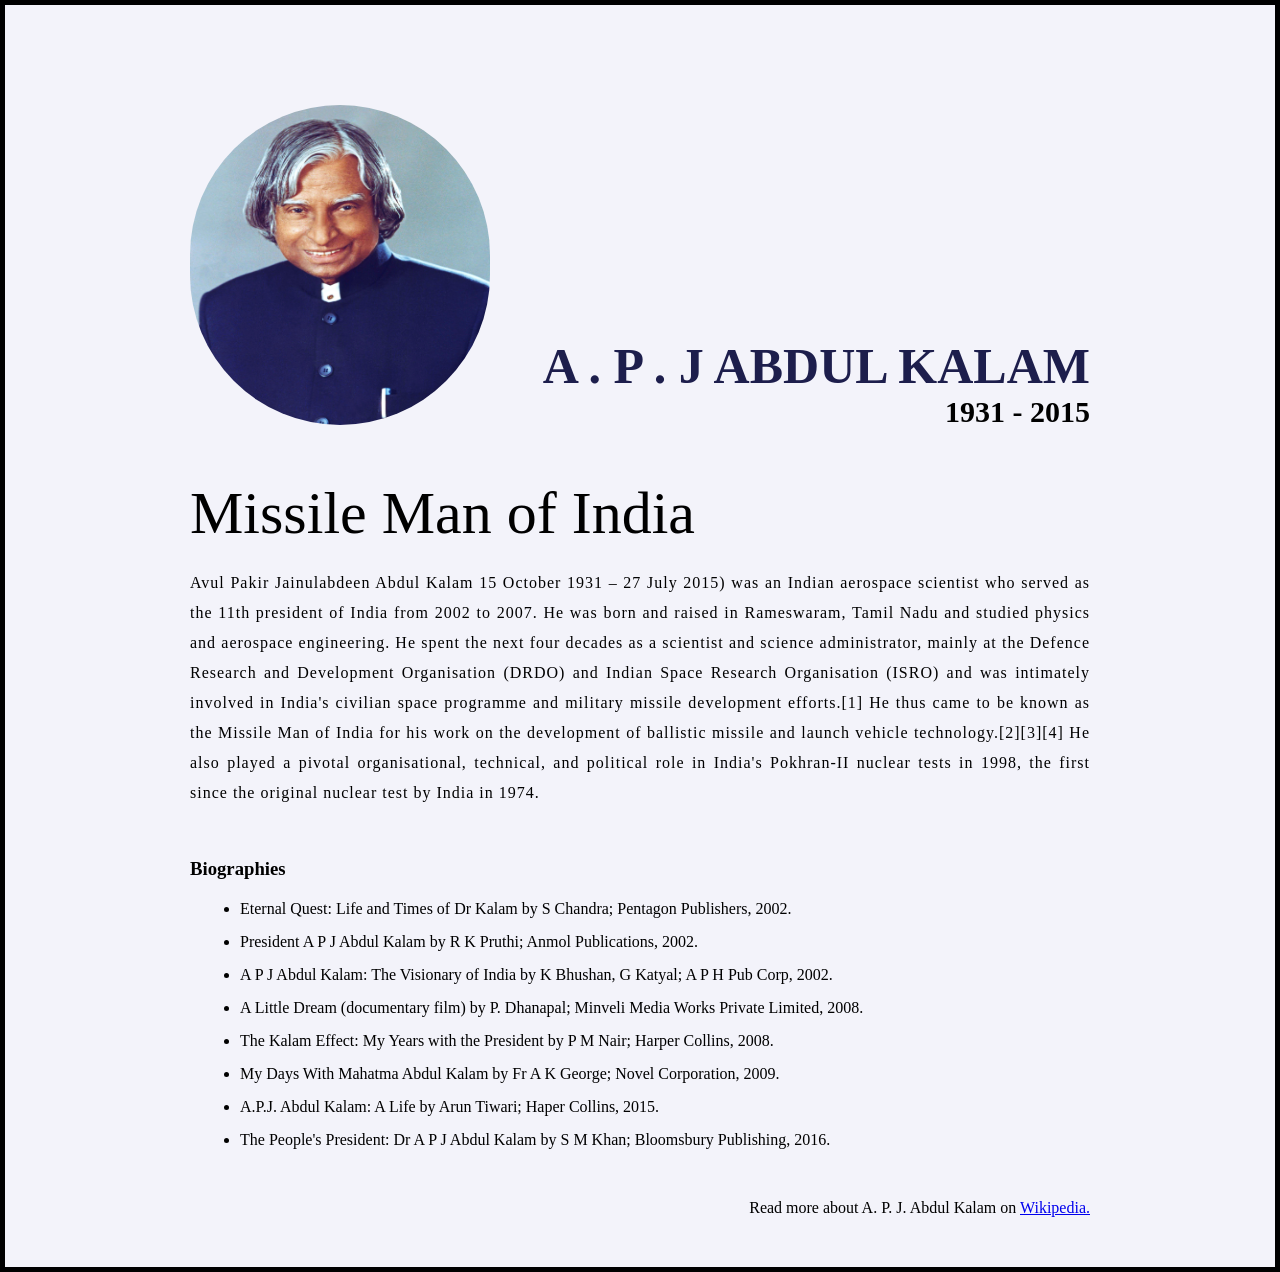
<file: APJ Abdul Kalam/index.html>
<!DOCTYPE html>
<html lang="en">
<head>
    <meta charset="UTF-8">
    <meta name="viewport" content="width=device-width, initial-scale=1.0">
    <title>APJ Abdul Kalam</title>
    <style>
        *{
            margin: 0;
            padding: 0;
            box-sizing: border-box;
        }
        .container{
            background-color: #f3f3fa;
            max-height: 100%;
            border: 5px solid black;
        }

        .content{
            max-width: 900px;
            margin:0 auto;
        }

        .section1{
            margin-top: 100px;
            display: flex;
            justify-content: space-between;
            align-items: flex-end;

        }

        .section1 h1{
            font-size: 50px;
            font-weight: bold;
            color: #1d1e4c;
            text-transform: uppercase;
            
        }

        .section1 h4{
            font-size: 30px;
            text-align: end;

        }

         img{
            border-radius: 200px;
            width: 300px;
            height: 320px;
        }

        .section2{
            margin-top: 50px;
        }

        .section2 h1{
            font-size: 60px;
            font-weight: 100;
            margin-bottom: 20px;
        }

        .section2 p{
            text-align: justify;
            line-height: 30px;
            letter-spacing: 1px;
        }

        .section3{
            margin: 50px 0;
        }

        .section3 h3{
            margin: 20px 0;

        }

        .section3 ul{
            margin-left: 50px;
        }

        .section3 ul li{
            margin-bottom: 15px;
        }

        footer{
            margin: 50px 0;
            text-align: end;
        }

    </style>
</head>
<body>
    <div class="container">

        <div class="content">

            <section class="section1">
                <div class="image-container">
                    <img src="images/Abdul-Kalam.jpg" alt="APJ">
                </div>
    
                <div>
                    <h1>A . P . J Abdul Kalam</h1>
                    <h4>1931 - 2015</h4>
                </div>
            </section>
    
    
            <section class="section2">
                    <h1>Missile Man of India</h1>
                    <p>Avul Pakir Jainulabdeen Abdul Kalam 15 October 1931 – 27 July 2015) was an Indian
                       aerospace scientist who served as the 11th president of India from 2002 to 2007. 
                       He was born and raised in Rameswaram, Tamil Nadu and studied physics and aerospace 
                       engineering. He spent the next four decades as a scientist and science administrator, 
                       mainly at the Defence Research and Development Organisation (DRDO) and Indian Space 
                       Research Organisation (ISRO) and was intimately involved in India's civilian space 
                       programme and military missile development efforts.[1] He thus came to be known as 
                       the Missile Man of India for his work on the development of ballistic missile and 
                       launch vehicle technology.[2][3][4] He also played a pivotal organisational, technical, 
                       and political role in India's Pokhran-II nuclear tests in 1998, the first since the 
                       original nuclear test by India in 1974.</p>         
            </section>
    
    
            <section class="section3">
                <h3>Biographies</h3>
                <ul>
                    <li>Eternal Quest: Life and Times of Dr Kalam by S Chandra; Pentagon Publishers, 2002.</li>
                    <li>President A P J Abdul Kalam by R K Pruthi; Anmol Publications, 2002.</li>
                    <li>A P J Abdul Kalam: The Visionary of India by K Bhushan, G Katyal; A P H Pub Corp, 2002.</li>
                    <li>A Little Dream (documentary film) by P. Dhanapal; Minveli Media Works Private Limited, 2008.</li>
                    <li>The Kalam Effect: My Years with the President by P M Nair; Harper Collins, 2008.</li>
                    <li>My Days With Mahatma Abdul Kalam by Fr A K George; Novel Corporation, 2009.</li>
                    <li>A.P.J. Abdul Kalam: A Life by Arun Tiwari; Haper Collins, 2015.</li>
                    <li>The People's President: Dr A P J Abdul Kalam by S M Khan; Bloomsbury Publishing, 2016.</li>
                </ul>
            </section>
    
    
            <footer>
                <p>Read more about A. P. J. Abdul Kalam on
                    <a href="https://en.wikipedia.org/wiki/A._P._J._Abdul_Kalam">Wikipedia.</a>
                </p>                
            </footer>
        </div>  
    </div>    
</body>
</html>
</file>
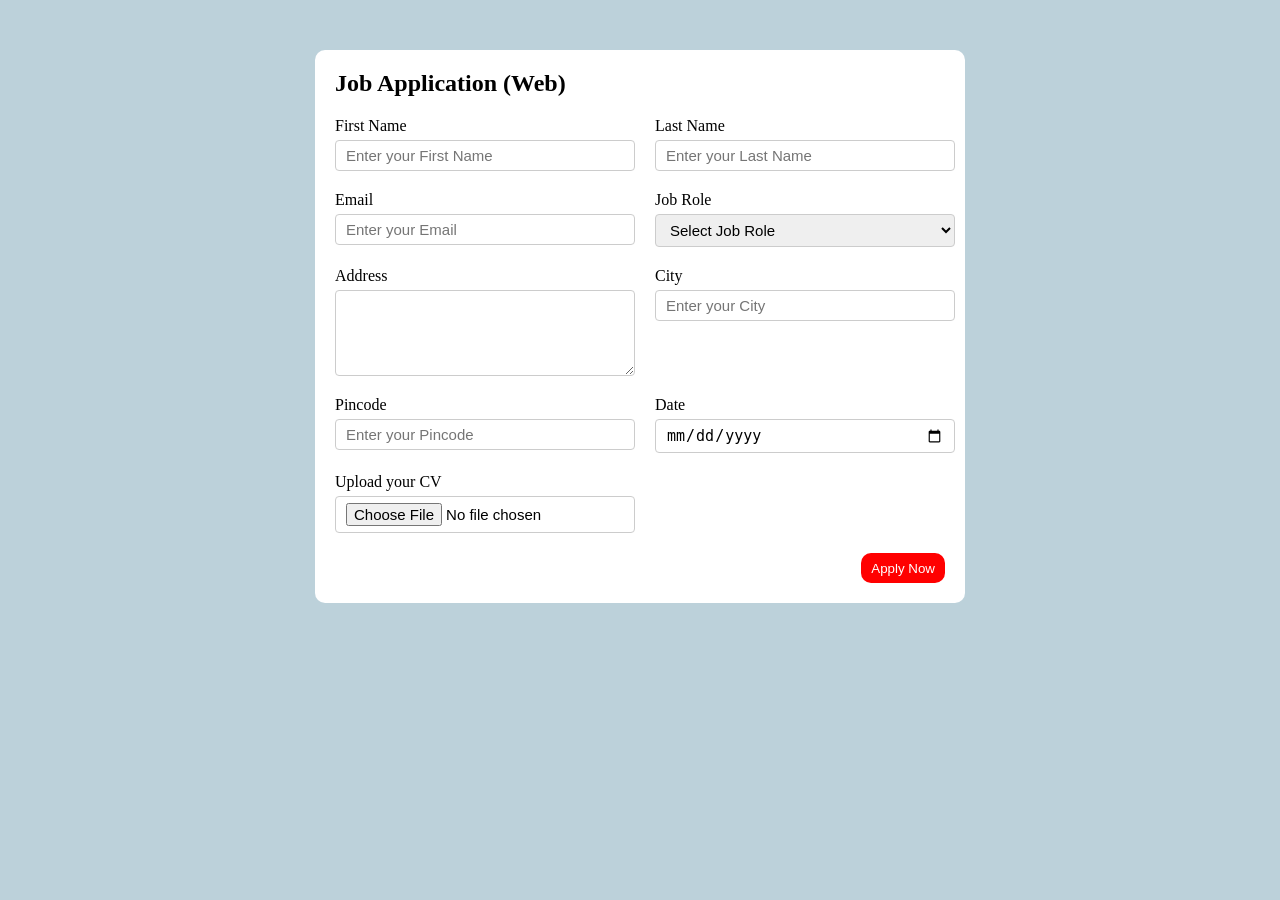
<file: Application Form/index.html>
<!DOCTYPE html>
<html lang="en">
<head>
    <meta charset="UTF-8">
    <meta name="viewport" content="width=device-width, initial-scale=1.0">
    <title>Form</title>
    <style>
        *{
            margin: 0;
            padding: 0;
            box-sizing: border-box;
        }

        body{
            background-color: rgba(177, 202, 212, 0.86);
        }

        .container{
            max-width: 900px;
            margin: 0 auto;        
        }

        .apply-box{
            max-width: 650px;
            margin: 0 auto;
            background-color: white;
            margin-top: 50px;
            margin-bottom: 50px;
            padding: 20px;
            border-radius: 10px;            
        }

        .form-container{
            margin-top: 20px;
            display: grid;
            grid-template-columns: 300px 300px;
            gap: 20px;

        }

        .form-control{
            display: flex;
            flex-direction: column;
        }

        label{
            margin-bottom: 5px;
        }

        input,select,textarea{
            padding: 6px 10px;
            border: 1px solid #ccc;
            border-radius: 4px;
            font-size: 15px;      
        }

        input:focus{
            outline: red;
        }

        .button-container{
            display: flex;
            justify-content: flex-end;
            margin-top: 20px;

        }

        button{
            color: white;
            background-color: red;
            padding: 5px 10px;
            border: transparent;
            border-radius: 10px;
            cursor: pointer;
            height: 30px;

        }

        button:hover{
            background-color: #ccc;
            border: 2px solid red;
            color:black;
            transition: 0.3s ease-out;
            cursor: pointer;     
        }

    </style>
</head>
<body>
    <div class="container">        
        <div class="apply-box">
            <h2>Job Application <span>(Web)</span></h2>

            <form action="">
                <div class="form-container">

                    <div class="form-control">
                        <label for="fname">First Name</label>
                        <input type="text" 
                               name="fname" 
                               id="fname"
                               placeholder="Enter your First Name">
                    </div>
    
                    <div class="form-control">
                        <label for="lname">Last Name</label>
                        <input type="text"  
                               name="lname" 
                               id="lname" 
                               placeholder="Enter your Last Name">
                    </div>
    
                    <div class="form-control">
                        <label for="email">Email</label>
                        <input type="text"  
                               name="email" 
                               id="email" 
                               placeholder="Enter your Email">
                    </div>
    
                    <div class="form-control">
                        <label for="job-role">Job Role</label>
                        <select name="job-role" id="job-role">
                            <option value="">Select Job Role</option>
                            <option value="frontend">Frontend Developer</option>
                            <option value="backend">Backend Developer</option>
                            <option value="full_stack">Full Stack Developer</option>
                            <option value="ui_ux">UI UX Designer</option>
                        </select>
                    </div>
    
                    <div class="form-control">
                        <label for="address"> Address </label>
                        <textarea name="address" id="address" cols="50" rows="4"></textarea>
                    </div>
    
                    <div class="form-control">
                        <label for="city">City</label>
                        <input type="text"  
                               name="city" 
                               id="city" 
                               placeholder="Enter your City">
                    </div>
    
                    <div class="form-control">
                        <label for="pincode">Pincode</label>
                        <input type="text"  
                               name="pincode" 
                               id="pincode" 
                               placeholder="Enter your Pincode">
                    </div>

    
                    <div class="form-control">
                        <label for="date">Date</label>
                        <input type="date"  
                               name="date" 
                               id="date">
                    </div>

                    <div class="form-control">
                        <label for="upload">Upload your CV</label>
                        <input type="file" id="upload" name="upload">
                    </div>
                </div>

                    <div class="button-container">
                        <button>Apply Now</button>
                    </div>

                             
            </form>
        </div>
    </div>
    
</body>
</html>
</file>
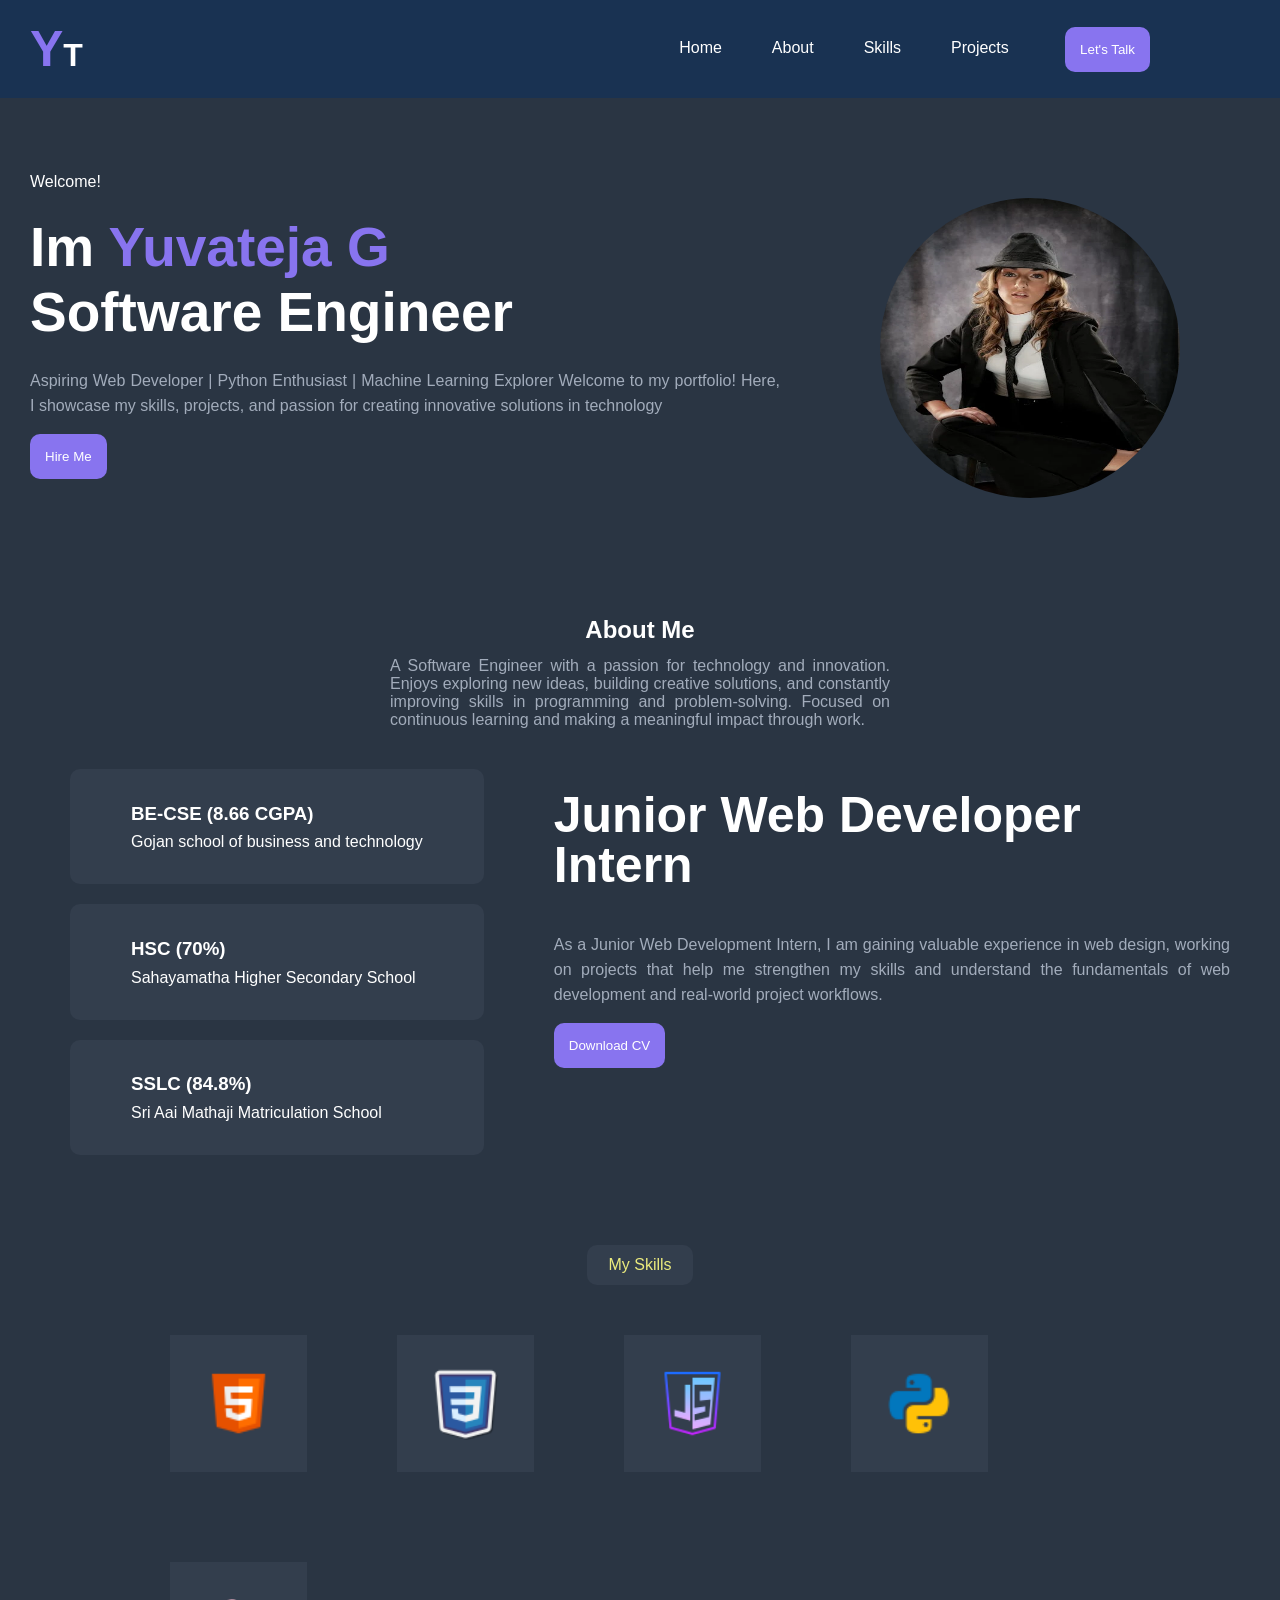
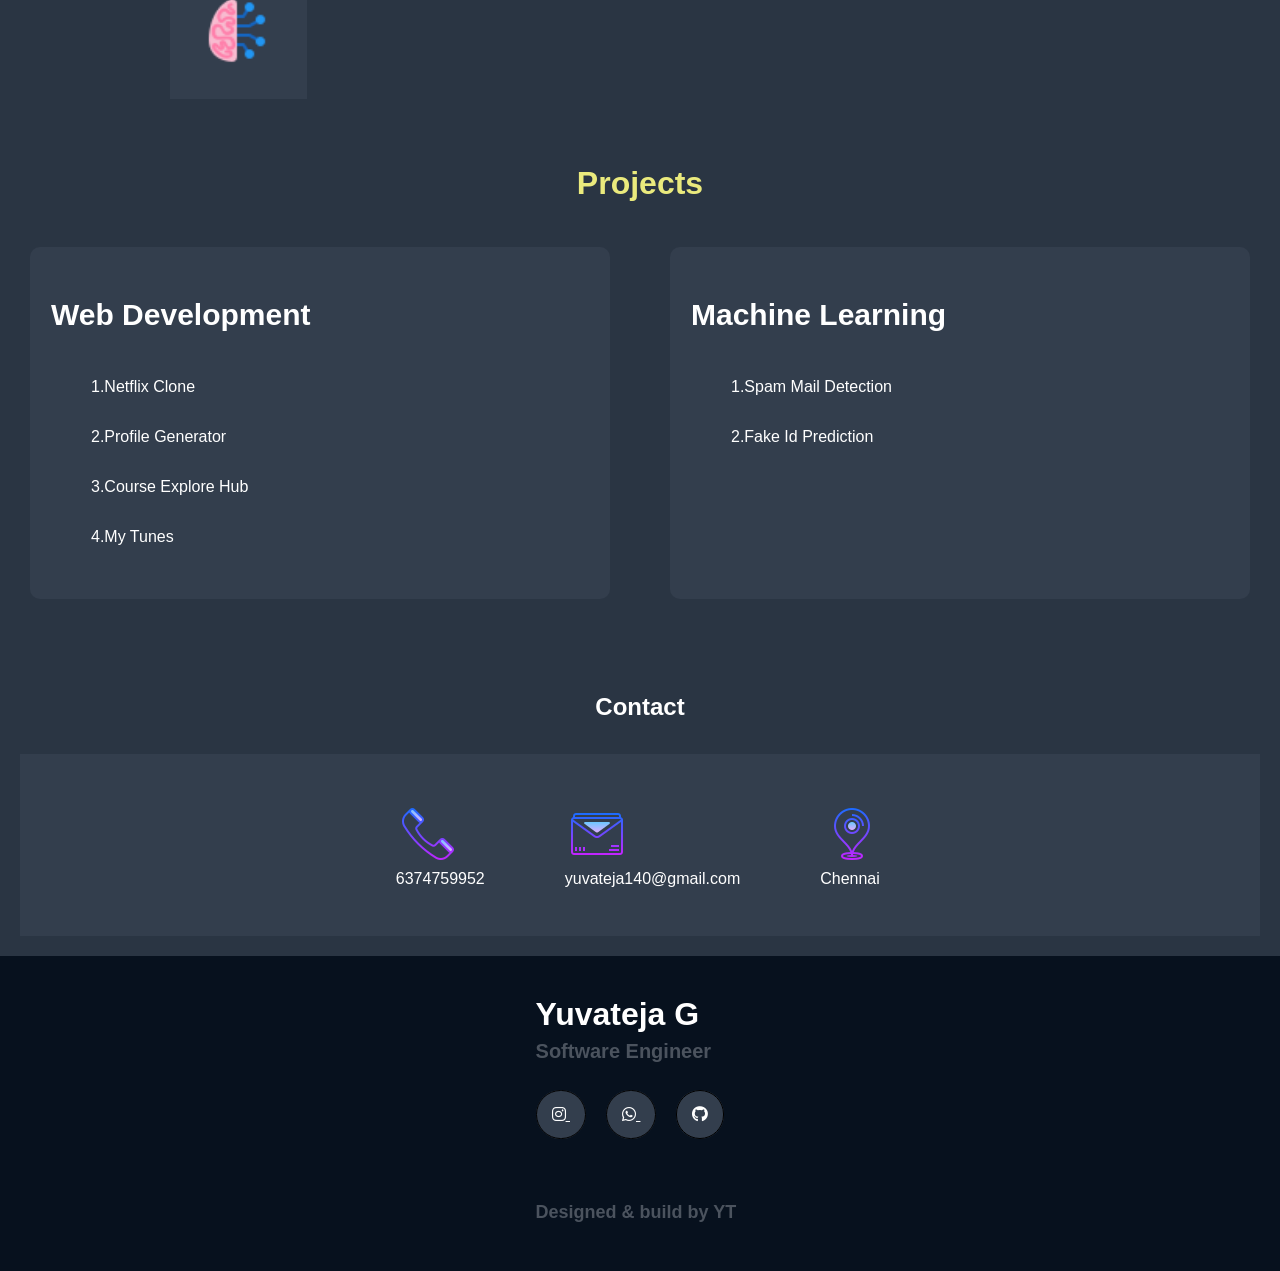
<file: Responsive PortfolioWebsite/index.html>
<!DOCTYPE html>
<html lang="en">
<head>
  <meta charset="UTF-8">
  <meta name="viewport" content="width=device-width, initial-scale=1.0">
    <link rel="stylesheet" href="https://cdnjs.cloudflare.com/ajax/libs/font-awesome/6.0.0-beta3/css/all.min.css">
    <link rel="stylesheet" href="assets/Css/style.css">    
    <title>Portfolio</title>
</head>
<body>
  <header>
    <nav>
      <div class="logo">YT</div>

      <ul>
        <a href="#home"><li>Home</li></a>
        <a href="#about"><li>About</li></a>
        <a href="#skills"><li>Skills</li></a>
        <a href="#projects"><li>Projects</li></a>
      </ul>

      <button><a href="#contact">Let's Talk</a></button>
    </nav>
  </header>

  <main>
    <section id="home">
      <div class="text">
        <span class="small-text">Welcome!</span>
        <h1>Im <span style="color: #8874ef;">Yuvateja G</span></h1>
        <h1>Software Engineer</h1>
        <p>Aspiring Web Developer | Python Enthusiast | Machine Learning Explorer
           Welcome to my portfolio! Here, I showcase my skills, projects, and passion 
           for creating innovative solutions in technology</p>
        <button>Hire Me</button>
      </div>

      <div class="img">
        <img src="assets/Images/profile_picture.png" alt="profile-picture" width="300px" height="300px">
      </div>
    </section>

    <section id="about">
      <div class="about-me1">
         <h2>About Me</h2>
         <p>A Software Engineer with a passion for technology and innovation. Enjoys exploring new ideas, building creative solutions, and constantly improving skills in programming and problem-solving. Focused on continuous learning and making a meaningful impact through work.</p>
      </div>

      <div class="about-me2">
        <div class="education">

          <div>
            <h3>BE-CSE (8.66 CGPA) </h3>
            <p>Gojan school of business and technology</p>
          </div>

          <div>
            <h3>HSC (70%)</h3>
            <p>Sahayamatha Higher Secondary School</p>
          </div>

          <div>
            <h3>SSLC (84.8%)</h3>
            <p>Sri Aai Mathaji Matriculation School</p>
          </div>
        </div>

        <div class="intern">
          <h1>Junior Web Developer Intern</h1>
          <p>As a Junior Web Development Intern, I am gaining valuable experience in web design, working on projects that help me strengthen my skills and understand the fundamentals of web development and real-world project workflows.</p>
          <button><a href="assets/Files/Yuvateja G(BE-CSE).pdf" target="_blank">Download CV</a></button>
        </div>
      </div>
    </section>

    <section id="skills">
      <div class="heading">
        <span> My Skills</span>
      </div>

      <div class="icons">
        <img src="assets/Images/html_logo.png" alt="html-logo" height="75px" width="75px">
        <img src="assets/Images/css_logo.png" alt="css-logo" height="75px" width="75px">
        <img src="assets/Images/js_logo.png" alt="js-logo" height="75px" width="75px">
        <img src="assets/Images/python_logo.png" alt="python_logo" height="75px" width="75px">
        <img src="assets/Images/machine_learning_logo.png" alt="machine_learning_logo" height="75px" width="75px">
      </div>
    </section>

    <section id="projects">

      <div class="topic">
        <h2>Projects</h2>
      </div>

      <div class="container">
        <div class="web">
          <h3>Web Development</h3>
          <ul>
            <li>1.Netflix Clone</li>
            <li>2.Profile Generator</li>
            <li>3.Course Explore Hub</li>
            <li>4.My Tunes</li>
          </ul>
  
        </div>
        <div class="ml">
          <h3>Machine Learning</h3>
          <ul>
            <li>1.Spam Mail Detection</li>
            <li>2.Fake Id Prediction</li>
          </ul>
        </div>
      </div>     
    </section>

    <section id="contact">
      <div class="head">
        <h2>Contact</h2>
      </div>

      <div class="details">
        <div>
          <figure class="phone">
            <img src="assets/Images/phone_symbol.png" alt="phone_symbol">
            <figcaption>6374759952</figcaption>
          </figure>
        </div>

        <div>
          <figure class="email">
            <img src="assets/Images/email_logo.png" alt="email_logo">
            <figcaption>yuvateja140@gmail.com</figcaption>
          </figure>
        </div>

        <div>
          <figure class="location">
            <img src="assets/Images/location_symbol.png" alt="location_symbol">
            <figcaption> Chennai</figcaption>
          </figure>
        </div>       
      </div>
    </section>
  </main>

  <footer>
    
    <div>
      <h1>Yuvateja G</h1>
      <h2>Software Engineer</h2>
    </div>

    <div class="links">
      <a href="https://www.instagram.com/reality.talks.99/profilecard/?igsh=MWZ4ZWk3bW14N3o4Yw==" target="_blank">
        <i class="fab fa-instagram"></i>
      </a>
      <a href="https://wa.me/6374759952" target="_blank">
        <i class="fab fa-whatsapp"></i>
      </a>
      <a href="https://github.com/Yuvateja5" target="_blank">
        <i class="fab fa-github"></i>
      </a>
    </div>  
    <p>Designed & build by YT</p>
  </footer>

</body>
</html>
</file>
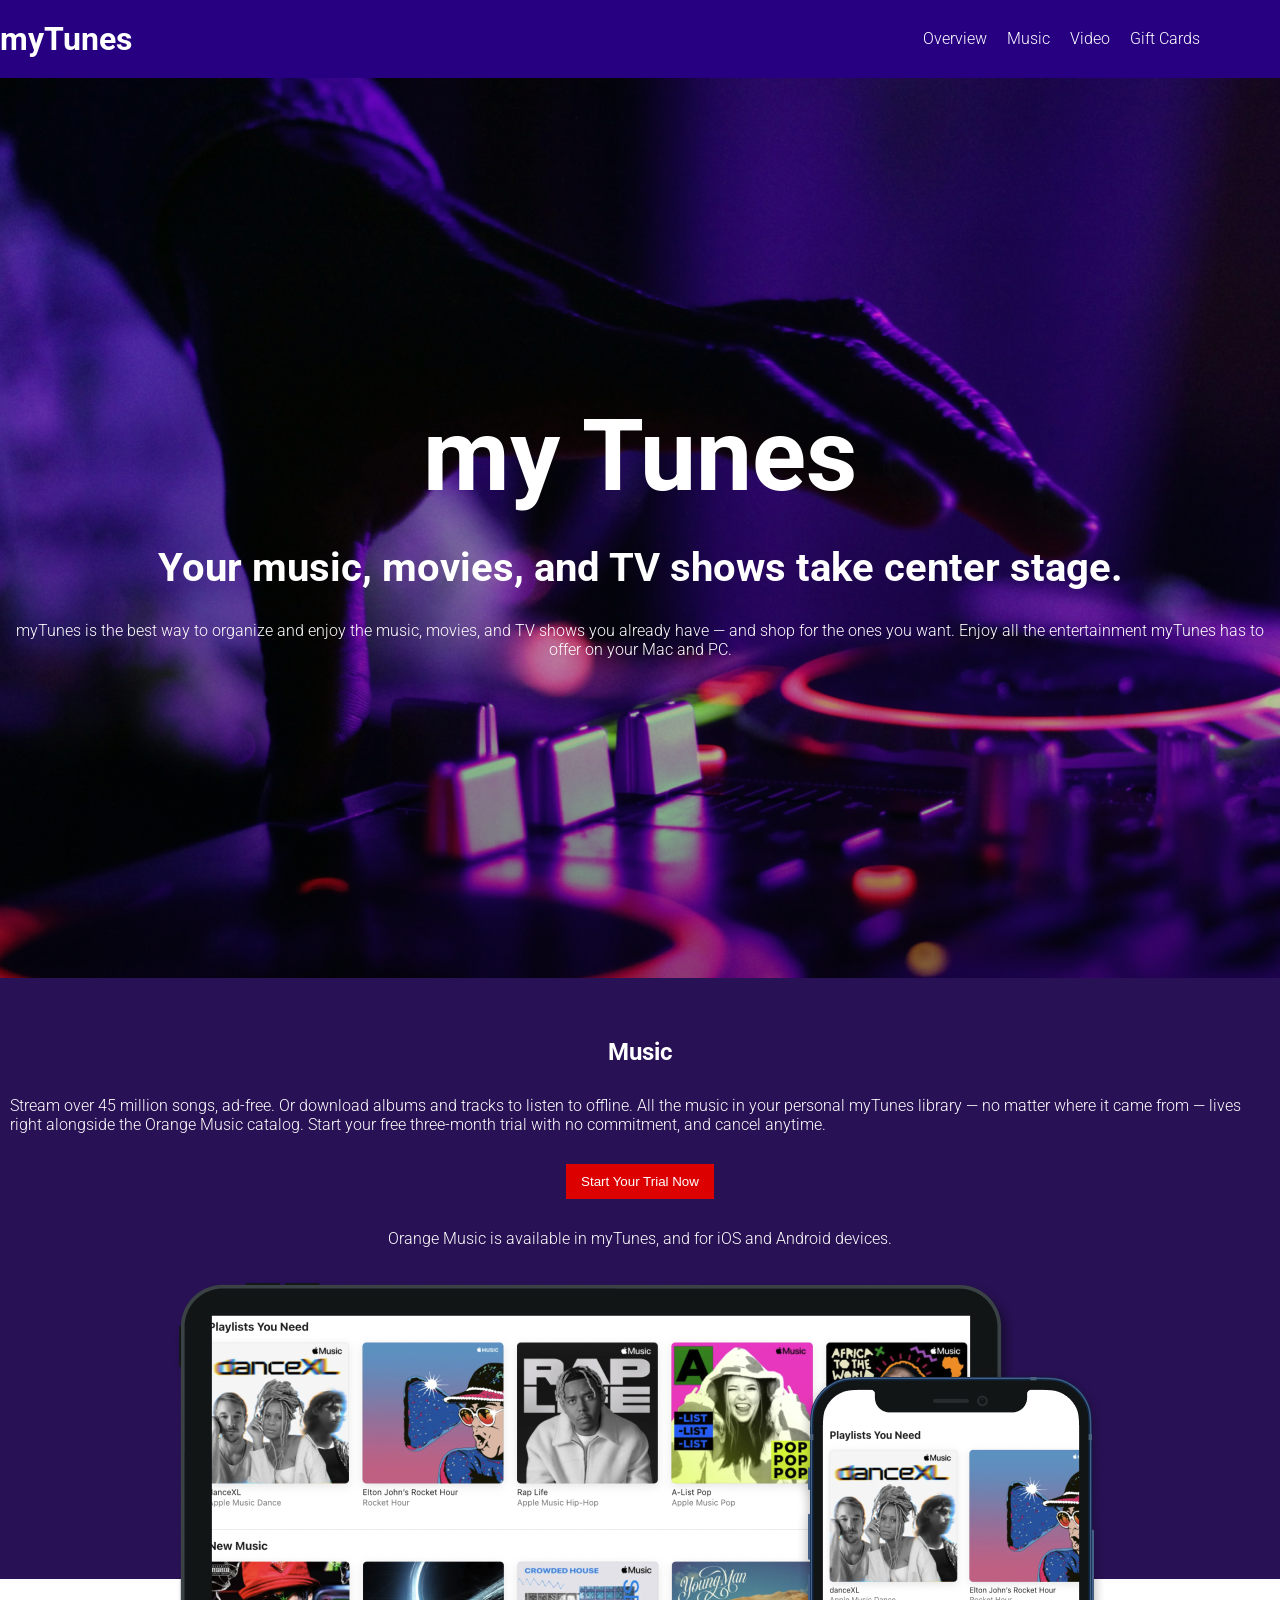
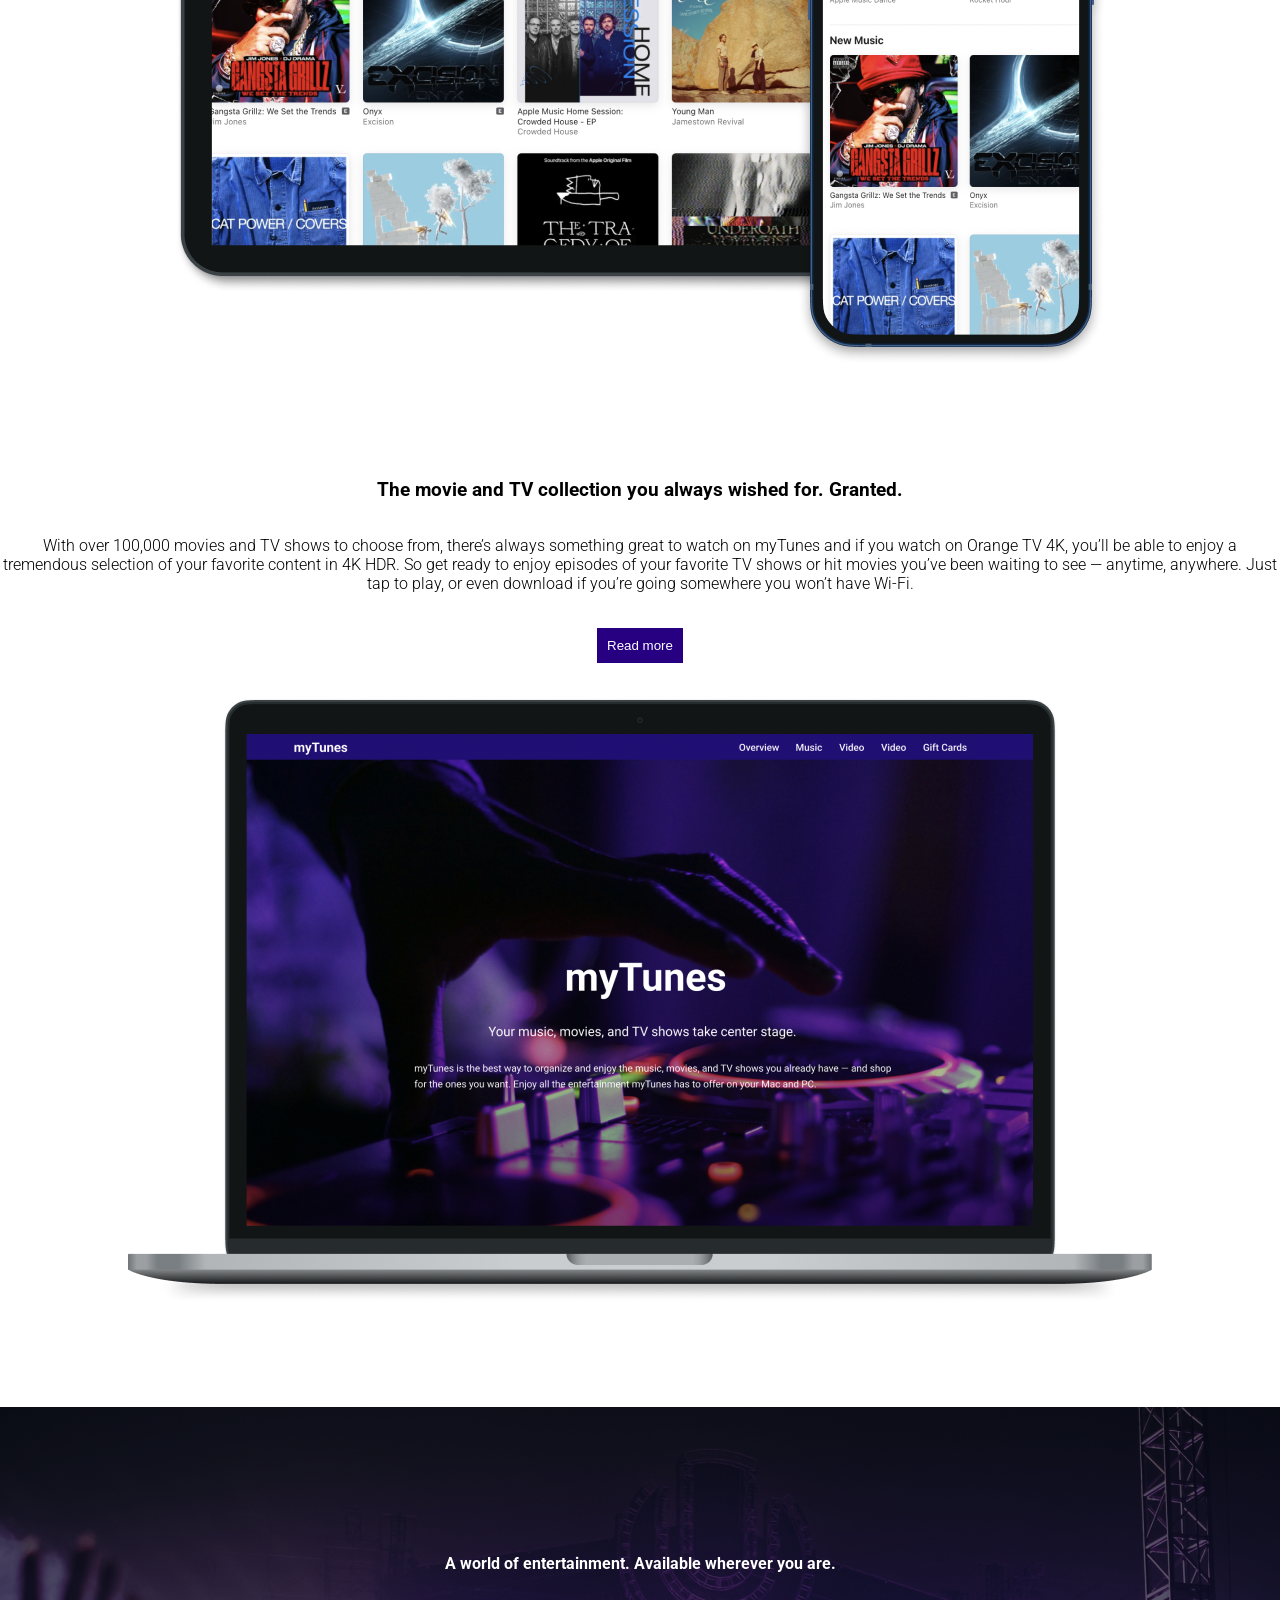
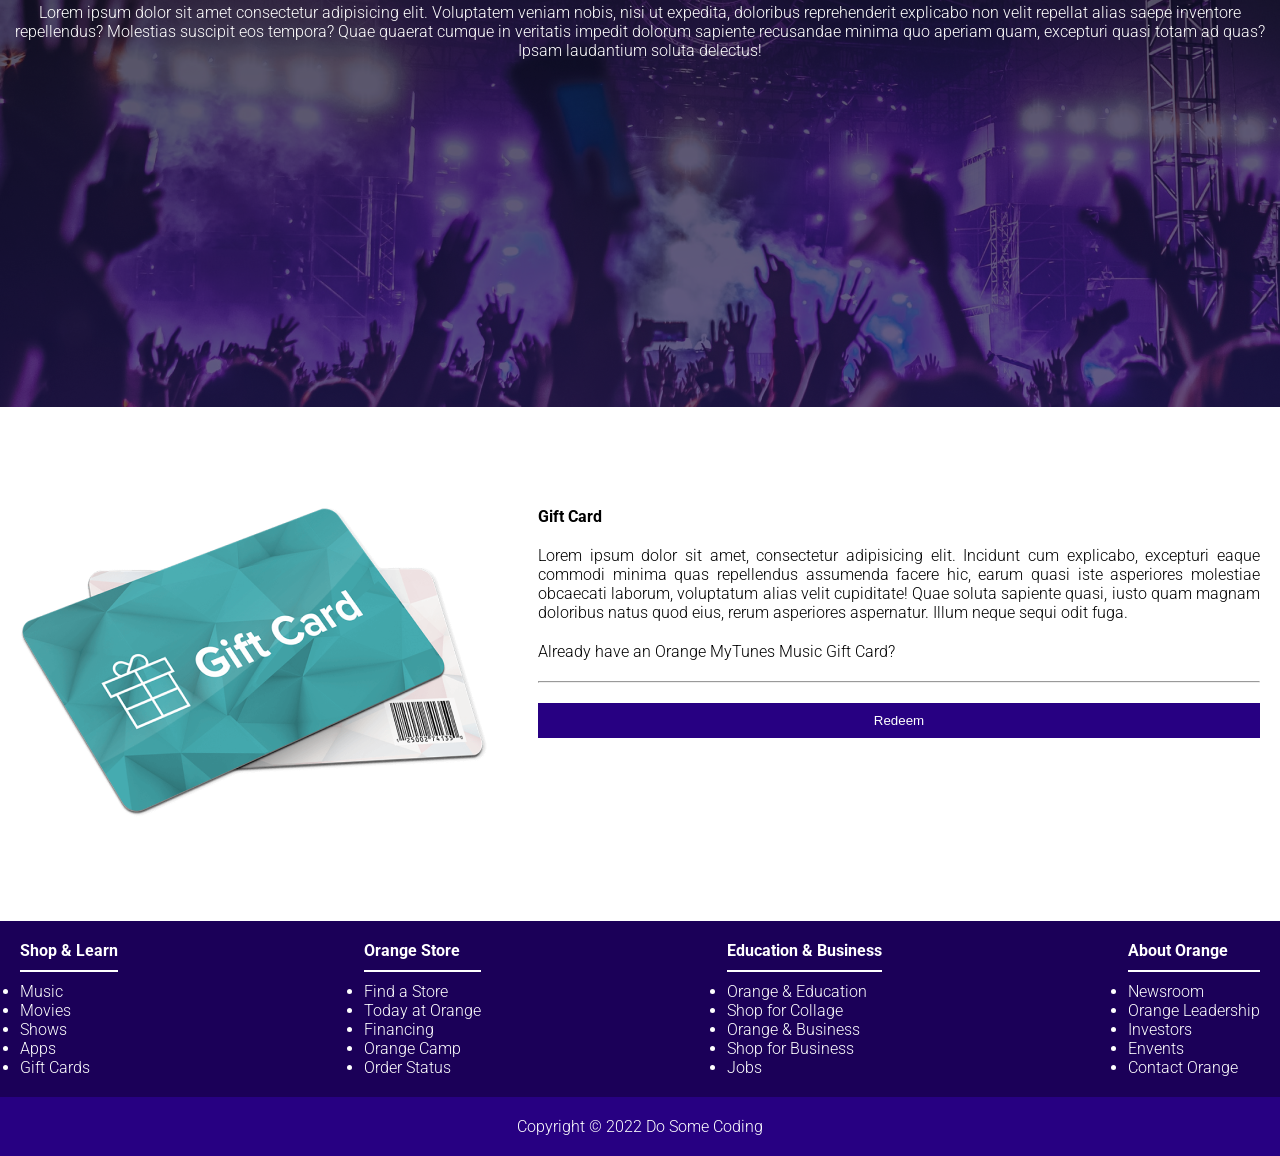
<file: Music/index1.html>
<!DOCTYPE html>
<html lang="en">
<head>
    <meta charset="UTF-8">
    <meta name="viewport" content="width=device-width, initial-scale=1.0">
    <title>Music</title>
    <style>
        @import url("https://fonts.googleapis.com/css2?family=Roboto:ital,wght@0,100;0,300;0,500;0,700;0,900;1,100;1,300;1,400;1,500;1,700;1,900&display=swap");

        :root {
            --purple500: #281154;
            --purple300: #270082;
            --purple600: #1b0058;
            --red600: #dc0000;
            --body: #f9f6ff;
            --max-width: 1200px;
             }
        *{
            box-sizing: border-box;
            padding: 0;
            margin: 0;
        }

        html,
        body {
             font-family: "Roboto", sans-serif;
             font-weight: 300;
        }

        header{
            background-color:var(--purple300) ;
            position: sticky;
            top: 0;
            z-index: 100;         
        }

        nav{
            display: flex;
            justify-content: space-between;
            padding: 20px 0;
            align-items: center;
            color: white;
            max-width: 1200px; 
        }

        .logo{
            font-size: xx-large;
            font-weight: bold;
        }

        nav ul{
            list-style: none;
            display: flex;
            gap: 20px;
            
        }

        nav ul a{
            text-decoration: none;
            color: white;
        }

        nav ul li{
            border-bottom: 2px solid transparent;
            transition: 0.2s ease-in;
        }

        nav ul li:hover{
            border-bottom: 2px solid white;
            transition: 0.2s ease-in;
        }

        #overview{
            background-image: url(assets/images/hero_image.png);
             height: 100vh; 
             display: grid;
             color: white;
             place-items: center;
             text-align: center;  
        }

        #overview .container{
            display: flex;
            flex-direction: column;
            gap: 30px;
        }

        #overview .container h1{
            font-size: 100px;          
        }

        #overview .container h3{
            font-size: 40px;          
        }

        #music{
            padding-top: 50px;
            background-color: var(--purple500);
            color: white;
        }

        #music .container{
            display: flex;
            flex-direction: column;
            gap: 30px;
            align-items: center;  
            padding: 10px;         
        }

        .b1{
            background-color: var(--red600);
            border: none;
            padding: 10px 15px;
            color: white;
            transition: 0.2s ease-in-out;
        }

        button:hover{
            transition: 0.2s ease-in-out;
            opacity: 0.8;

        }

        .ipad{
            margin-top: -400px; 
            position: relative;
            top: 400px;
        }

        .about-music{
            padding-top: 500px;
            display: flex;
            flex-direction: column;
            align-items: center;
            gap: 35px;
            text-align: center;
        }

        .b2{
            background-color: var(--purple300);
            border: none;
            padding: 10px;
            color:white
            
        }

        #video{
            background-image: url(assets/images/music.png);
            min-height: 600px;
            margin-top:100px;
            color: white;
            display: grid;
            align-items: center;
            text-align: center;
        }

        #video .container{
            display: flex;
            flex-direction: column;
            gap: 30px;
            margin-top: -200px;
        }

        #gift{
            display: flex;
            justify-content: center;
            gap: 50px;
            margin: 100px 20px;
           
        }

        #gift .content{
            display: flex;
            flex-direction: column;
            gap: 20px;
            text-align: justify;
        }

        .footer-upper {
  background-color: var(--purple600);
  padding: 20px;
}
.footer-upper .container {
  display: flex;
  color: white;
  justify-content: space-between;
}

.footer-upper h4 {
  padding-bottom: 10px;
  border-bottom: 2px solid white;
  margin-bottom: 10px;
}
.footer-lower {
  background-color: var(--purple300);
  padding: 20px;
  display: flex;
  justify-content: center;
  color: white;
}

        
        

    </style>
</head>
<body>
    
    <header>
        <nav>
            <div class="logo">myTunes</div>

            <ul>
                <a href="#overview"><li>Overview</li></a>
                <a href="#music"><li>Music</li></a>
                <a href="#video"><li>Video</li></a>
                <a href="#gift"><li>Gift Cards</li></a>
            </ul>
        </nav>
    </header>

    <main>
        <section id="overview">
            <div class="container">
                <h1>my Tunes</h1>
                <h3>Your music, movies, and TV shows take center stage.</h3>
                <p>myTunes is the best way to organize and enjoy the music, movies, and TV shows you already have — and shop for the ones you want. Enjoy all the entertainment myTunes has to offer on your Mac and PC.</p>
            </div>            
        </section>

        <section id="music">
            <div class="container">
                <h1>Music</h1>
                <p>Stream over 45 million songs, ad-free. Or download albums and tracks to listen to offline. All the music in your personal myTunes library — no matter where it came from — lives right alongside the Orange Music catalog. Start your free three-month trial with no commitment, and cancel anytime.</p>
                <button class="b1">Start Your Trial Now</button>
                <p>Orange Music is available in myTunes, and for iOS and Android devices.</p>
           

               <div class="ipad">
                <img src="assets/images/ipad-iphone.png" alt="">
               </div>
            </div>
        </section>

        <section class="about-music">
         
                <h3>The movie and TV collection you always wished for. Granted.</h3>
                <p>With over 100,000 movies and TV shows to choose from, there’s always something great to watch on myTunes and if you watch on Orange TV 4K, you’ll be able to enjoy a tremendous selection of your favorite content in 4K HDR. So get ready to enjoy episodes of your favorite TV shows or hit movies you’ve been waiting to see — anytime, anywhere. Just tap to play, or even download if you’re going somewhere you won’t have Wi-Fi.</p>
                <button class="b2">Read more</button>

                <div>
                    <img src="assets/images/hero1.png" alt="">
                </div>           
        </section>

        <section id="video">
            <div class="container">
                <h4>A world of entertainment. Available wherever you are.</h4>
                <p>Lorem ipsum dolor sit amet consectetur adipisicing elit. Voluptatem veniam nobis, nisi ut expedita, doloribus reprehenderit explicabo non velit repellat alias saepe inventore repellendus? Molestias suscipit eos tempora? Quae quaerat cumque in veritatis impedit dolorum sapiente recusandae minima quo aperiam quam, excepturi quasi totam ad quas? Ipsam laudantium soluta delectus!</p>
            </div>
        </section>

        <section id="gift">          
                <div>
                    <img src="assets/images/gift-card.png" alt="">
                </div>

                <div class="content">
                    <h4>Gift Card</h4>
                    <p>Lorem ipsum dolor sit amet, consectetur adipisicing elit. Incidunt cum explicabo, excepturi eaque commodi minima quas repellendus assumenda facere hic, earum quasi iste asperiores molestiae obcaecati laborum, voluptatum alias velit cupiditate! Quae soluta sapiente quasi, iusto quam magnam doloribus natus quod eius, rerum asperiores aspernatur. Illum neque sequi odit fuga.</p>
                    <p>Already have an Orange MyTunes Music Gift Card?</p>
                    <hr>
                    <button class="b2">Redeem</button>
                </div>
        </section>

        <footer>

            <section class="footer-upper">
                <div class="container">
                  <div class="footer-links">
                    <h4>Shop & Learn</h4>
                    <ul>
                      <li>Music</li>
                      <li>Movies</li>
                      <li>Shows</li>
                      <li>Apps</li>
                      <li>Gift Cards</li>
                    </ul>
                  </div>
                  <div class="footer-links">
                    <h4>Orange Store</h4>
                    <ul>
                      <li>Find a Store</li>
                      <li>Today at Orange</li>
                      <li>Financing</li>
                      <li>Orange Camp</li>
                      <li>Order Status</li>
                    </ul>
                  </div>
                  <div class="footer-links">
                    <h4>Education & Business</h4>
                    <ul>
                      <li>Orange & Education</li>
                      <li>Shop for Collage</li>
                      <li>Orange & Business</li>
                      <li>Shop for Business</li>
                      <li>Jobs</li>
                    </ul>
                  </div>
                  <div class="footer-links">
                    <h4>About Orange</h4>
                    <ul>
                      <li>Newsroom</li>
                      <li>Orange Leadership</li>
                      <li>Investors</li>
                      <li>Envents</li>
                      <li>Contact Orange</li>
                    </ul>
                  </div>
                </div>
              </section>
        
              
              <section class="footer-lower">
                <p>Copyright © 2022 Do Some Coding</p>
              </section>

        </footer>

        
    </main>
    
</body>
</html>
</file>
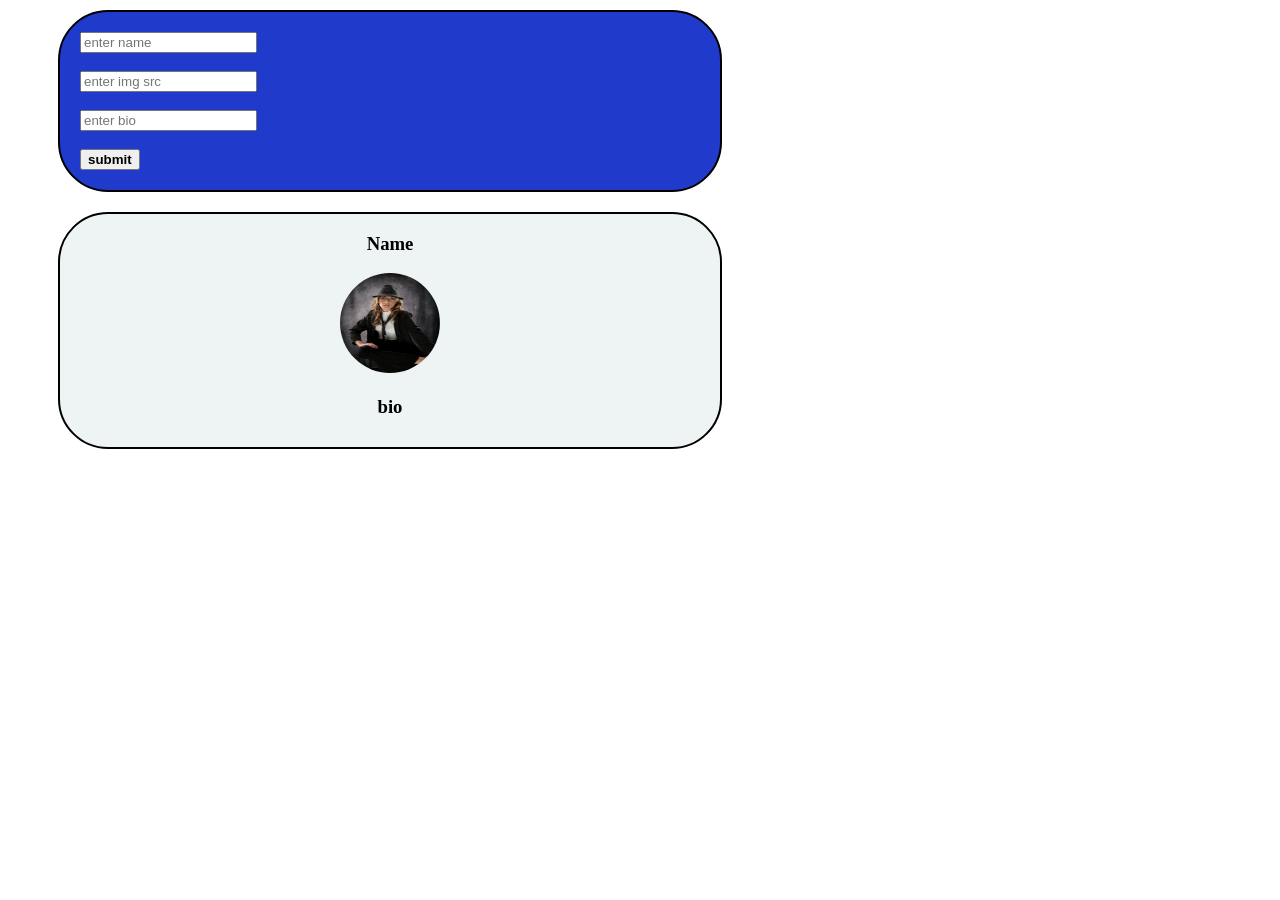
<file: Profile Generator/profile_generator.html>
<!DOCTYPE html>
<html lang="en">
<head>
    <meta charset="UTF-8">
    <meta name="viewport" content="width=device-width, initial-scale=1.0">
    <title>Profile Generator</title>
    <link rel="stylesheet" href="css/style.css">
    
</head>
<body>
    <div id="ip">
        <input type="text" placeholder="enter name" id="name"><br>
        <br>
        <input type="text" placeholder="enter img src" id="source"><br>
        <br>
        <input type="text" placeholder="enter bio" id="bio"><br>
        <br>
        <button onclick="updateBio()"><b>submit</b></button><br>
    </div>

    <div id="output">
        <h3 id="h1">Name</h3>
        <img src="images/image.png" alt="casorina" width="100px" height="100px" id="src">
        <h3 id="h2">bio</h3>
        
    

    <script src="js/script.js"> </script>
    <!--  https://www.thefamouspeople.com/profiles/images/ratan-tata-3.jpg -->
      <!-- for example ,name:ratan tata,src:copy above src and enter it in our web ,bio:about tata -->
    
    
</body>
</html>
</file>
<file: Responsive PortfolioWebsite/assets/Css/style.css>
body {
    margin: 0;
    font-family: "Raleway", sans-serif;
    background-color: #2a3543;;
    color: #fff;
  }

  header{
    background-color: #193252;
    position: sticky;
    top: 0;
    z-index: 100; 
    
  }

  nav{
    display: flex;
    justify-content: space-between;
    padding: 20px 0;
    align-items: center;
    color: white;
    max-width: 1200px; 
    
  }

  .logo{
    margin-left: 30px;
    font-size: xx-large;
    font-weight: bold;
    
  }

  .logo::first-letter{
    font-size: 50px;
    color: #8874ef;
    
  }

  nav ul{
    margin-left:500px ;
    list-style: none;
    display: flex;
    gap: 50px;
          
    
  }

  nav ul a{
   text-decoration: none;
   color: white;
    
  }

  nav ul li{
    border-bottom: 2px solid transparent;
    transition: 0.2s ease-in;
    
  }

  nav ul li:hover{
    border-bottom: 2px solid #8874ef;;
    transition: 0.2s ease-in;
    color: #8874ef;
    
  }

   button a{
    text-decoration: none;
    color: white;
    
  }

   button{
    border: none;
    padding: 15px;
    background-color: #8874ef;
    color: white;
    margin-right: 50px;
    border-radius: 10px;
    
  }


   button:hover{
    background-color: #772fed;
    cursor: pointer;

  }

  #home{
    display: flex;
  }

  #home .text{
    margin: 75px 0px 0px 30px   
  } 

  .small-text{
    text-align: center;
  }

  .text h1{
   font-size: 55px;
   line-height: 20px;
  }

  .text p{
    color: #a2acbb;
    text-align: justify;
    line-height: 25px;
  }

  #home img{
    margin: 100px;
    border-radius: 300px;
  }

 .about-me1
 {
    text-align: center;  
  }

  .about-me1 p{
    color: #a2acbb;
    text-align: justify;
    width: 500px;
    margin: 0 auto;
  }

  .about-me2{
   display: grid;
   grid-template-columns: auto auto;
  }

  .education{
    margin: 20px 0px 20px 50px ;
  }


  .education div{
    border: 1px solid transparent;
    padding: 20px 60px;
    margin: 20px;
    background-color: #333e4d;
    border-radius:10px ;
    line-height: 10px;
    transition: 0.2s ease-in;
  }

  .education div:hover{
    transform: scaleX(1.02);
    transition: 0.2s ease-in;
    color: white;

  }

   .intern{
    margin:20px 50px 50px 50px ;
  }

  .intern h1{
    font-size: 50px;
    line-height: 50px;
  }

  .intern p{
    color: #a2acbb;
    line-height: 25px;
    text-align: justify;
  }

  .heading{
    display: flex;
    justify-content: center;
  }

  .heading span{
    margin-top: 50px;
    text-align: center;
    border: 1px solid transparent;
    background-color: #333e4d;
    padding: 10px 20px;
    border-radius: 10px;
    color: rgb(234, 234, 125);

  }

  .icons{
    display: flex;
    flex-wrap: wrap;
    gap: 50px;
    margin: 30px 150px;
  }

  .icons img{
    border: 1px solid transparent;
    background-color: #333e4d;
    padding: 30px;
    margin: 20px;
    transform: 0.2s;
  }

  .icons img:hover{
    transform: scale(1.05);
    transition: 0.2s;
  }

  #projects .topic{
    display: flex;
    justify-content: center;    
  }

  .topic h2{
    font-size: xx-large;
    color: rgb(234, 234, 125);

  }

  #projects .container{
    display: flex;
    justify-content: space-between;
  }

  .container .web{
    border: 1px solid transparent;
    padding: 20px;
    background-color: #333e4d;
    border-radius: 10px;
    width: 600px;
    margin: 30px;
  }

  .web h3{
    font-size: 30px;
  }

  .container .ml{
    border: 1px solid transparent;
    padding: 20px;
    background-color: #333e4d;
    border-radius: 10px;
    width: 600px;
    margin: 30px;
  }

  .ml h3{
    font-size: 30px;
  }

  .container ul li{
    list-style: none;
    line-height: 50px;
  }

  #contact .head{
    display: flex;
    justify-content: center;
    margin-top: 50px;

  }

  .details{
    display: flex;  
    justify-content: center;
    border: 2px solid transparent;
    padding: 30px;
    margin: 20px;
    background-color: #333e4d;
  }

  footer{
    display: grid;
    justify-content: center;
    padding: 30px;
    background-color: #07111e;
  }

  footer h1,h2{
    line-height: 15px;
  }

  footer h2{
    font-size: 20px;
    color: #4b535e;
  }

  footer p{
    color: #4b535e;
    font-weight: bold;
    padding-top: 60px;
    font-size: 18px
    
  }

  footer .links{
    margin-top: 30px;
  }

  footer .links a{
    margin-right: 20px;
    color: white;
    border: 1px solid black;
    padding: 15px;
    background-color: #333e4d;
    border-radius: 25px; 
    transition: 0.4s;  
  }

  footer .links a:hover{
    background-color: rgb(59, 191, 59);
    transform: 0.4s;

  }

  @media (max-width: 768px) {
    
     nav ul {
      display: flex;
      position: absolute;
      top: 60px;
      right: 12px;
      background-color: #193252;
      padding: 10px;
      border-radius: 10px;
    }
  
     nav .logo {
      display: block; 
      font-size: 24px;
      cursor: pointer;
      margin-right: 20px; 
    }
   
    #home {
      flex-direction: column; 
      text-align: center;
      margin: 20px;
    }
  
    #home img {
      margin: 20px auto;
      width: 200px; 
      height: 200px;
    }

    #home .text h1{
        font-size: 30px;

    }
   
    .about-me2 {
      grid-template-columns: 1fr; 
      gap: 20px;
      text-align: center;
    }

    .education h3,p{
        line-height: 25px;

    }
  
   
    .icons {
      justify-content: center;
      gap: 15px;
    }
  
    .icons img {
      width: 60px;
      height: 60px; 
    }
  
   
    #projects .container {
      flex-direction: column; 
      align-items: center;
    }
  
    .container .web, .container .ml {
      width: 100%; 
      margin: 10px 0;
      
    }

    .web h3, .ml h3{
        padding: 20px;
    }
  
    .details {
      flex-direction: column; 
      gap: 15px;
    }
  
   
    footer .links a {
      margin: 5px; 
      padding: 10px;
  }
}
  
  @media (max-width: 480px) {
    
    .logo {
      font-size: 18px; 
    }
  
    #home .text h1 {
      font-size: 24px; 
    }
  
    #home .text p {
      font-size: 14px; 
      margin: 10px;
    }

    .about-me1 p{
      margin: 30px;
      width: 300px;
    }
  
    footer p {
      font-size: 14px; 
  }
}

@media screen and (max-width:1200px) {
  
  nav ul {
    display: flex;
    position: absolute;
    top: 60px;
    right: 20px;
    background-color: #193252;
    padding: 10px;
    border-radius: 10px;
  }

  .text h1{
    font-size: 35px;
    line-height: 40px;
  }

  .about-me1 p{
    line-height: 23px;
  }

  .education div{
    padding: 50px 20px;
  }

  .education div p{
    line-height: 20px;
  }
  
}
</file>
<file: Profile Generator/css/style.css>
#ip {
    background-color: rgb(32, 58, 203);
    border: 2px solid black;
    margin-left: 50px;
    padding: 20px;
    margin-right: 550px;
    margin-bottom: 20px;
    margin-top: 10px; 
    border-radius: 50px;

}

#output{
    background-color: rgb(238, 244, 244);
    border: 2px solid black;
    margin-right: 550px;
    margin-left: 50px; 
    text-align: center;  
    padding-bottom: 10px;
    border-radius: 50px;

}

img{
    border-radius: 50px;
}
</file>
